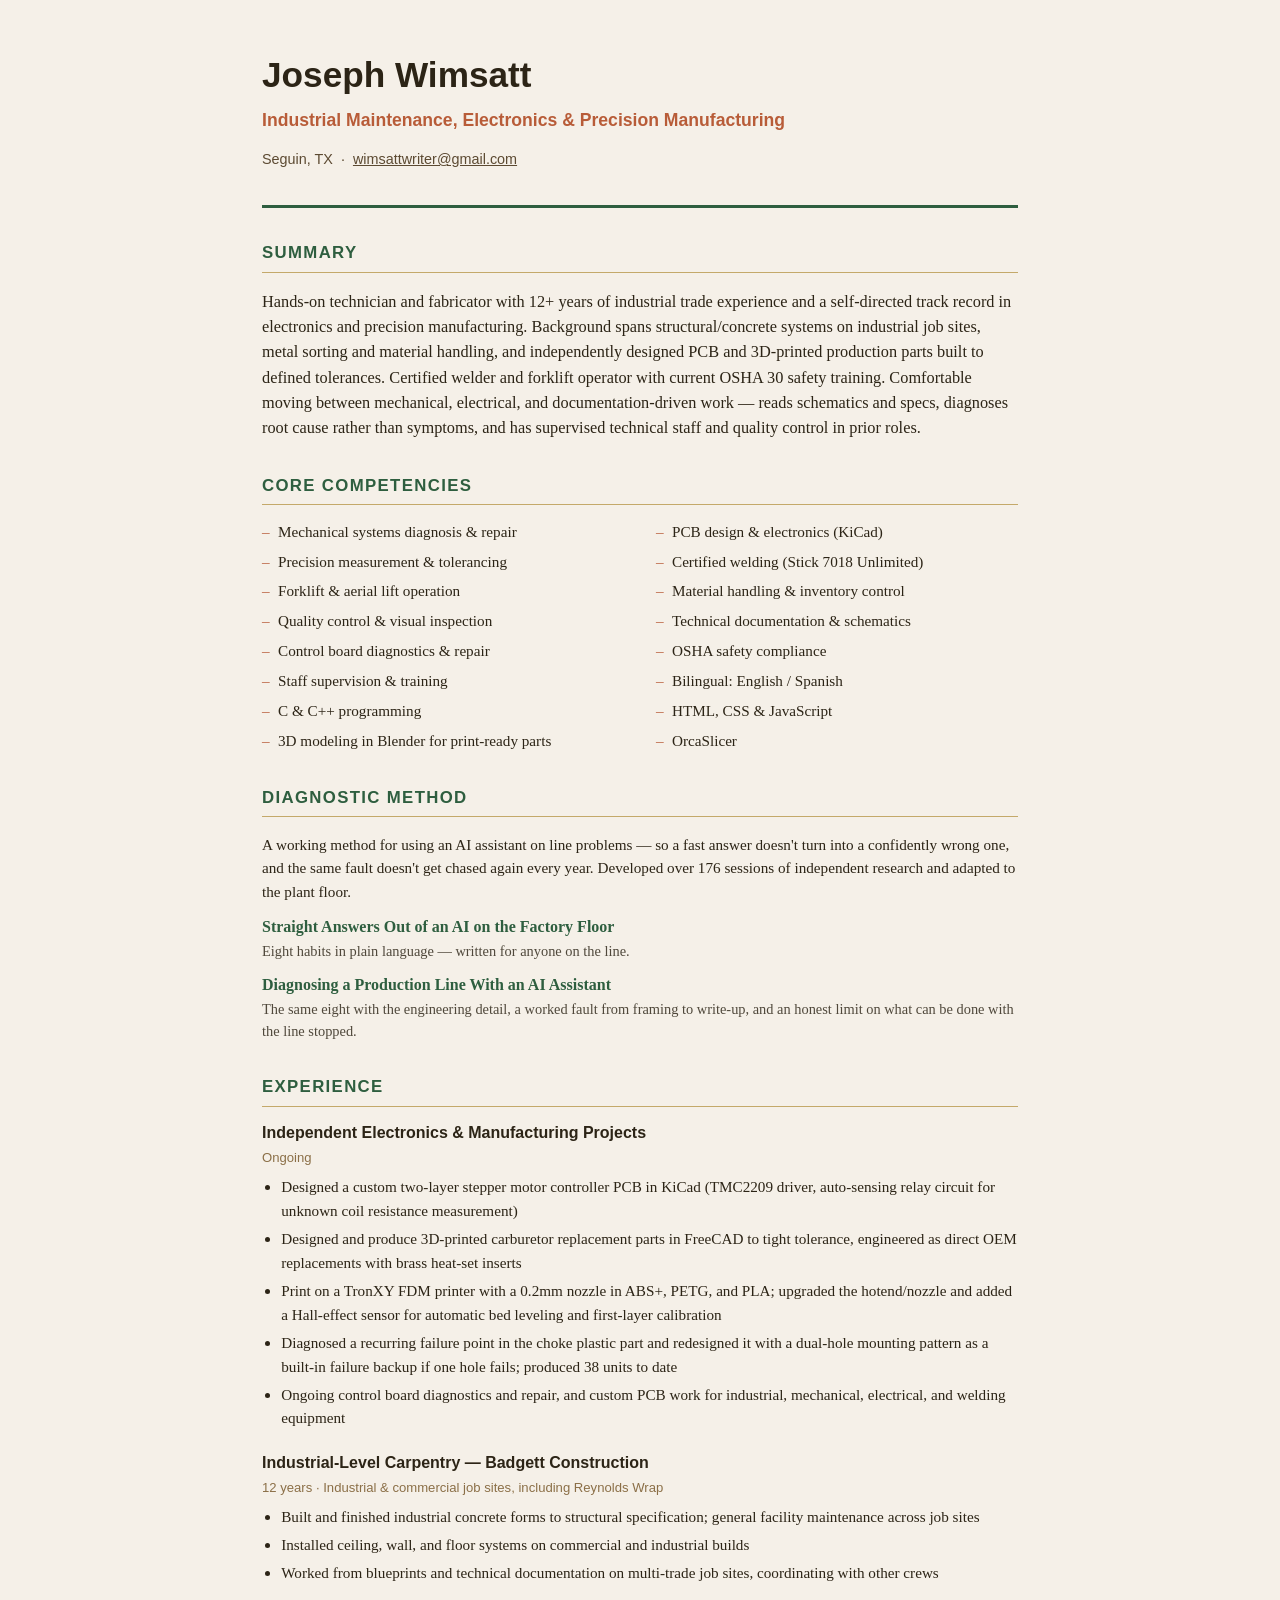
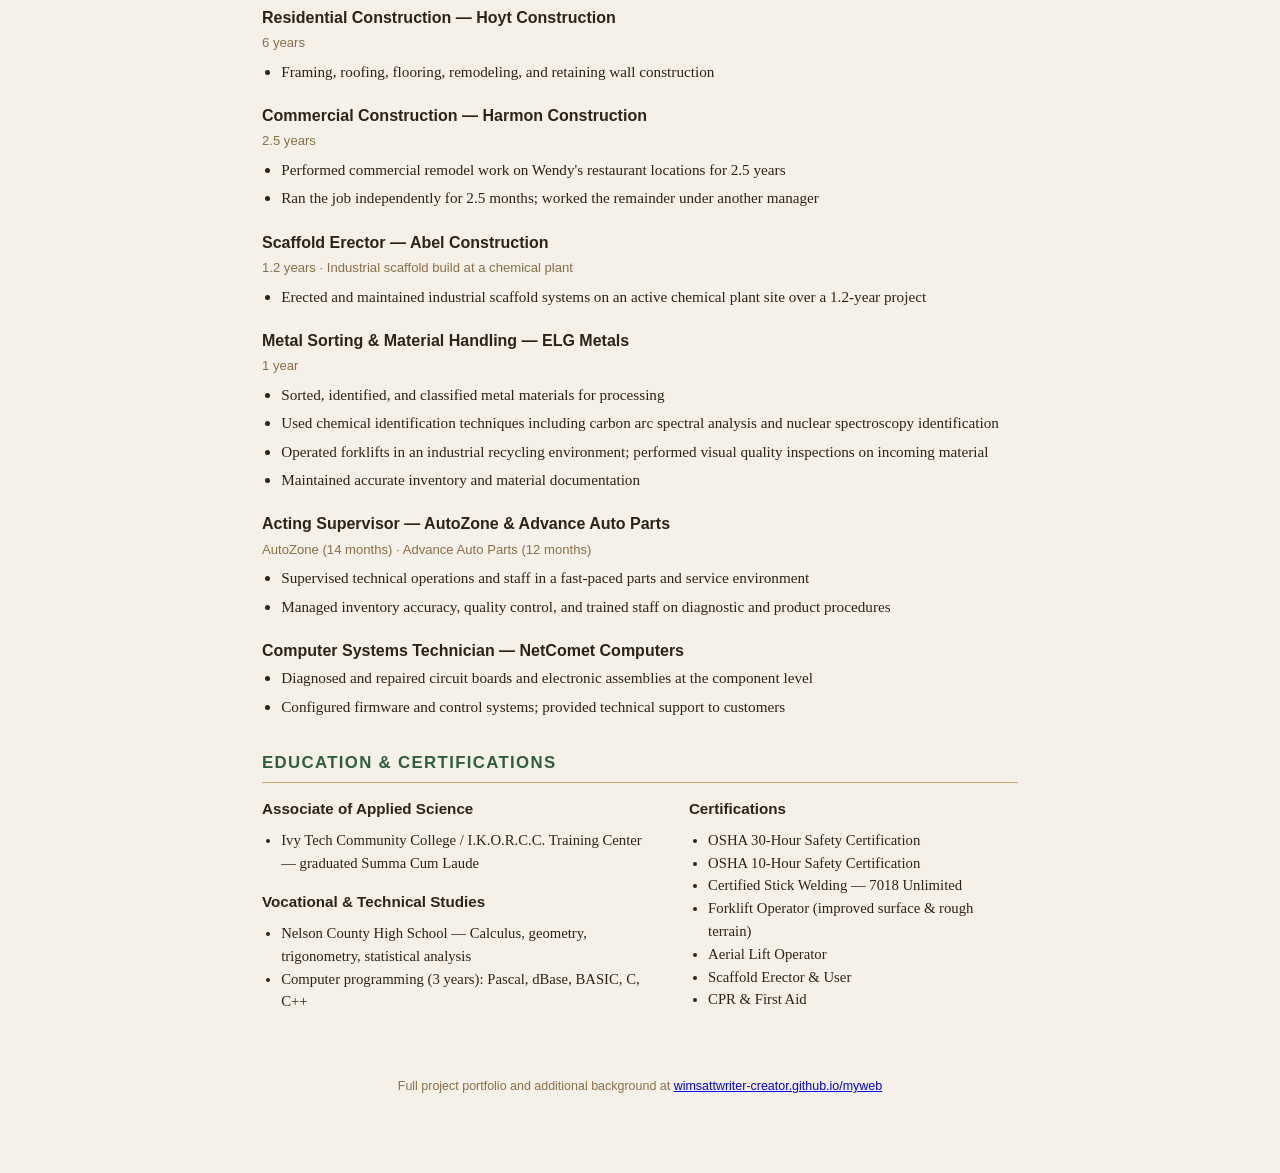
<file: resume-tesla.html>
<!DOCTYPE html>
<html lang="en">
<head>
  <meta charset="UTF-8">
  <meta name="viewport" content="width=device-width, initial-scale=1.0">
  <meta name="description" content="Joseph Wimsatt — Production Engineer resume. Industrial maintenance, electronics/PCB design, precision manufacturing, and 12+ years of hands-on fabrication.">
  <title>Joseph Wimsatt — Production Engineer Resume</title>
  <style>
    :root {
      --earth-dark: #2C2416;
      --earth-brown: #5C4A32;
      --earth-warm: #8B6F47;
      --earth-tan: #C4A96A;
      --earth-sand: #E8DCC8;
      --earth-light: #F5F0E8;
      --green-deep: #2E5E3F;
      --green-hill: #3D7A52;
      --rust: #B85C38;
      --font-body: Georgia, 'Times New Roman', serif;
      --font-heading: 'Helvetica Neue', Arial, sans-serif;
    }
    * { box-sizing: border-box; }
    body {
      margin: 0;
      background: var(--earth-light);
      color: var(--earth-dark);
      font-family: var(--font-body);
      line-height: 1.55;
    }
    .page {
      max-width: 820px;
      margin: 0 auto;
      padding: 3rem 2rem 4rem;
    }
    header.resume-header {
      border-bottom: 3px solid var(--green-deep);
      padding-bottom: 1.25rem;
      margin-bottom: 2rem;
    }
    header.resume-header h1 {
      font-family: var(--font-heading);
      font-size: 2.2rem;
      margin: 0 0 0.25rem;
      color: var(--earth-dark);
    }
    .role-title {
      font-family: var(--font-heading);
      font-size: 1.1rem;
      color: var(--rust);
      font-weight: 600;
      margin: 0 0 0.75rem;
    }
    .contact-line {
      font-family: var(--font-heading);
      font-size: 0.9rem;
      color: var(--earth-brown);
    }
    .contact-line a { color: var(--earth-brown); }
    section { margin-bottom: 2rem; }
    h2 {
      font-family: var(--font-heading);
      font-size: 1.05rem;
      text-transform: uppercase;
      letter-spacing: 0.08em;
      color: var(--green-deep);
      border-bottom: 1px solid var(--earth-tan);
      padding-bottom: 0.35rem;
      margin-bottom: 0.9rem;
    }
    .summary { font-size: 1.02rem; }
    .competency-grid {
      display: grid;
      grid-template-columns: 1fr 1fr;
      gap: 0.4rem 2rem;
      padding: 0;
      margin: 0;
      list-style: none;
    }
    .competency-grid li {
      font-size: 0.95rem;
      padding-left: 1rem;
      position: relative;
    }
    .competency-grid li::before {
      content: "\2013";
      position: absolute;
      left: 0;
      color: var(--rust);
    }
    .method-intro { font-size: 0.95rem; margin-bottom: 0.75rem; }
    .method-links { list-style: none; padding: 0; margin: 0; }
    .method-links li { margin-bottom: 0.65rem; }
    .method-links a { font-weight: 600; text-decoration: none; color: var(--green-deep); }
    .method-links a:hover { text-decoration: underline; }
    .method-links .what { display: block; font-size: 0.9rem; opacity: 0.82; }
    @media print {
      .method-links a::after { content: " (" attr(data-url) ")"; font-weight: 400;
        font-size: 0.82rem; opacity: 0.75; }
    }
    .job { margin-bottom: 1.3rem; }
    .job h3 {
      font-family: var(--font-heading);
      font-size: 1rem;
      margin: 0 0 0.15rem;
      color: var(--earth-dark);
    }
    .job .meta {
      font-family: var(--font-heading);
      font-size: 0.82rem;
      color: var(--earth-warm);
      margin-bottom: 0.4rem;
    }
    .job ul {
      margin: 0;
      padding-left: 1.2rem;
    }
    .job li { margin-bottom: 0.3rem; font-size: 0.95rem; }
    .edu-cert-grid {
      display: grid;
      grid-template-columns: 1.2fr 1fr;
      gap: 2rem;
    }
    .edu-cert-grid h3 {
      font-family: var(--font-heading);
      font-size: 0.95rem;
      margin: 0 0 0.5rem;
    }
    .edu-cert-grid ul {
      margin: 0 0 1rem;
      padding-left: 1.2rem;
      font-size: 0.92rem;
    }
    .projects-grid {
      display: grid;
      grid-template-columns: 1fr 1fr;
      gap: 1.2rem;
    }
    .project-item {
      background: white;
      border-left: 4px solid var(--green-hill);
      padding: 0.9rem 1rem;
      border-radius: 0 4px 4px 0;
      box-shadow: 0 1px 4px rgba(44, 36, 22, 0.08);
    }
    .project-item h3 {
      font-family: var(--font-heading);
      font-size: 0.95rem;
      margin: 0 0 0.35rem;
    }
    .project-item p { font-size: 0.9rem; margin: 0; }
    .print-note {
      text-align: center;
      font-family: var(--font-heading);
      font-size: 0.78rem;
      color: var(--earth-warm);
      margin-top: 3rem;
    }
    @media print {
      .print-note { display: none; }
      body { background: white; }
    }
    @media (max-width: 640px) {
      .competency-grid, .edu-cert-grid, .projects-grid {
        grid-template-columns: 1fr;
      }
    }
  </style>
</head>
<body>
  <div class="page">

    <header class="resume-header">
      <h1>Joseph Wimsatt</h1>
      <p class="role-title">Industrial Maintenance, Electronics &amp; Precision Manufacturing</p>
      <p class="contact-line">
        Seguin, TX &nbsp;&middot;&nbsp;
        <a href="mailto:wimsattwriter@gmail.com">wimsattwriter@gmail.com</a>
      </p>
    </header>

    <section>
      <h2>Summary</h2>
      <p class="summary">Hands-on technician and fabricator with 12+ years of industrial trade experience and a self-directed track record in electronics and precision manufacturing. Background spans structural/concrete systems on industrial job sites, metal sorting and material handling, and independently designed PCB and 3D-printed production parts built to defined tolerances. Certified welder and forklift operator with current OSHA 30 safety training. Comfortable moving between mechanical, electrical, and documentation-driven work &mdash; reads schematics and specs, diagnoses root cause rather than symptoms, and has supervised technical staff and quality control in prior roles.</p>
    </section>

    <section>
      <h2>Core Competencies</h2>
      <ul class="competency-grid">
        <li>Mechanical systems diagnosis &amp; repair</li>
        <li>PCB design &amp; electronics (KiCad)</li>
        <li>Precision measurement &amp; tolerancing</li>
        <li>Certified welding (Stick 7018 Unlimited)</li>
        <li>Forklift &amp; aerial lift operation</li>
        <li>Material handling &amp; inventory control</li>
        <li>Quality control &amp; visual inspection</li>
        <li>Technical documentation &amp; schematics</li>
        <li>Control board diagnostics &amp; repair</li>
        <li>OSHA safety compliance</li>
        <li>Staff supervision &amp; training</li>
        <li>Bilingual: English / Spanish</li>
        <li>C &amp; C++ programming</li>
        <li>HTML, CSS &amp; JavaScript</li>
        <li>3D modeling in Blender for print-ready parts</li>
        <li>OrcaSlicer</li>
      </ul>
    </section>

    <section>
      <h2>Diagnostic Method</h2>
      <p class="method-intro">A working method for using an AI assistant on line
      problems &mdash; so a fast answer doesn't turn into a confidently wrong one,
      and the same fault doesn't get chased again every year. Developed over 176
      sessions of independent research and adapted to the plant floor.</p>
      <ul class="method-links">
        <li>
          <a href="presentations/METHODOLOGY_DECK_PLAIN.html" target="_blank"
             rel="noopener" data-url="wimsattwriter-creator.github.io/myweb/presentations/METHODOLOGY_DECK_PLAIN.html">Straight
             Answers Out of an AI on the Factory Floor</a>
          <span class="what">Eight habits in plain language &mdash; written for
          anyone on the line.</span>
        </li>
        <li>
          <a href="presentations/METHODOLOGY_DECK_DIAGNOSTICS.html" target="_blank"
             rel="noopener" data-url="wimsattwriter-creator.github.io/myweb/presentations/METHODOLOGY_DECK_DIAGNOSTICS.html">Diagnosing
             a Production Line With an AI Assistant</a>
          <span class="what">The same eight with the engineering detail, a worked
          fault from framing to write-up, and an honest limit on what can be done
          with the line stopped.</span>
        </li>
      </ul>
    </section>

    <section>
      <h2>Experience</h2>

      <div class="job">
        <h3>Independent Electronics &amp; Manufacturing Projects</h3>
        <div class="meta">Ongoing</div>
        <ul>
          <li>Designed a custom two-layer stepper motor controller PCB in KiCad (TMC2209 driver, auto-sensing relay circuit for unknown coil resistance measurement)</li>
          <li>Designed and produce 3D-printed carburetor replacement parts in FreeCAD to tight tolerance, engineered as direct OEM replacements with brass heat-set inserts</li>
          <li>Print on a TronXY FDM printer with a 0.2mm nozzle in ABS+, PETG, and PLA; upgraded the hotend/nozzle and added a Hall-effect sensor for automatic bed leveling and first-layer calibration</li>
          <li>Diagnosed a recurring failure point in the choke plastic part and redesigned it with a dual-hole mounting pattern as a built-in failure backup if one hole fails; produced 38 units to date</li>
          <li>Ongoing control board diagnostics and repair, and custom PCB work for industrial, mechanical, electrical, and welding equipment</li>
        </ul>
      </div>

      <div class="job">
        <h3>Industrial-Level Carpentry &mdash; Badgett Construction</h3>
        <div class="meta">12 years &middot; Industrial &amp; commercial job sites, including Reynolds Wrap</div>
        <ul>
          <li>Built and finished industrial concrete forms to structural specification; general facility maintenance across job sites</li>
          <li>Installed ceiling, wall, and floor systems on commercial and industrial builds</li>
          <li>Worked from blueprints and technical documentation on multi-trade job sites, coordinating with other crews</li>
        </ul>
      </div>

      <div class="job">
        <h3>Residential Construction &mdash; Hoyt Construction</h3>
        <div class="meta">6 years</div>
        <ul>
          <li>Framing, roofing, flooring, remodeling, and retaining wall construction</li>
        </ul>
      </div>

      <div class="job">
        <h3>Commercial Construction &mdash; Harmon Construction</h3>
        <div class="meta">2.5 years</div>
        <ul>
          <li>Performed commercial remodel work on Wendy's restaurant locations for 2.5 years</li>
          <li>Ran the job independently for 2.5 months; worked the remainder under another manager</li>
        </ul>
      </div>

      <div class="job">
        <h3>Scaffold Erector &mdash; Abel Construction</h3>
        <div class="meta">1.2 years &middot; Industrial scaffold build at a chemical plant</div>
        <ul>
          <li>Erected and maintained industrial scaffold systems on an active chemical plant site over a 1.2-year project</li>
        </ul>
      </div>

      <div class="job">
        <h3>Metal Sorting &amp; Material Handling &mdash; ELG Metals</h3>
        <div class="meta">1 year</div>
        <ul>
          <li>Sorted, identified, and classified metal materials for processing</li>
          <li>Used chemical identification techniques including carbon arc spectral analysis and nuclear spectroscopy identification</li>
          <li>Operated forklifts in an industrial recycling environment; performed visual quality inspections on incoming material</li>
          <li>Maintained accurate inventory and material documentation</li>
        </ul>
      </div>

      <div class="job">
        <h3>Acting Supervisor &mdash; AutoZone &amp; Advance Auto Parts</h3>
        <div class="meta">AutoZone (14 months) &middot; Advance Auto Parts (12 months)</div>
        <ul>
          <li>Supervised technical operations and staff in a fast-paced parts and service environment</li>
          <li>Managed inventory accuracy, quality control, and trained staff on diagnostic and product procedures</li>
        </ul>
      </div>

      <div class="job">
        <h3>Computer Systems Technician &mdash; NetComet Computers</h3>
        <ul>
          <li>Diagnosed and repaired circuit boards and electronic assemblies at the component level</li>
          <li>Configured firmware and control systems; provided technical support to customers</li>
        </ul>
      </div>
    </section>

    <section>
      <h2>Education &amp; Certifications</h2>
      <div class="edu-cert-grid">
        <div>
          <h3>Associate of Applied Science</h3>
          <ul>
            <li>Ivy Tech Community College / I.K.O.R.C.C. Training Center &mdash; graduated Summa Cum Laude</li>
          </ul>
          <h3>Vocational &amp; Technical Studies</h3>
          <ul>
            <li>Nelson County High School &mdash; Calculus, geometry, trigonometry, statistical analysis</li>
            <li>Computer programming (3 years): Pascal, dBase, BASIC, C, C++</li>
          </ul>
        </div>
        <div>
          <h3>Certifications</h3>
          <ul>
            <li>OSHA 30-Hour Safety Certification</li>
            <li>OSHA 10-Hour Safety Certification</li>
            <li>Certified Stick Welding &mdash; 7018 Unlimited</li>
            <li>Forklift Operator (improved surface &amp; rough terrain)</li>
            <li>Aerial Lift Operator</li>
            <li>Scaffold Erector &amp; User</li>
            <li>CPR &amp; First Aid</li>
          </ul>
        </div>
      </div>
    </section>

    <p class="print-note">Full project portfolio and additional background at <a href="https://wimsattwriter-creator.github.io/myweb/">wimsattwriter-creator.github.io/myweb</a></p>

  </div>
</body>
</html>
</file>
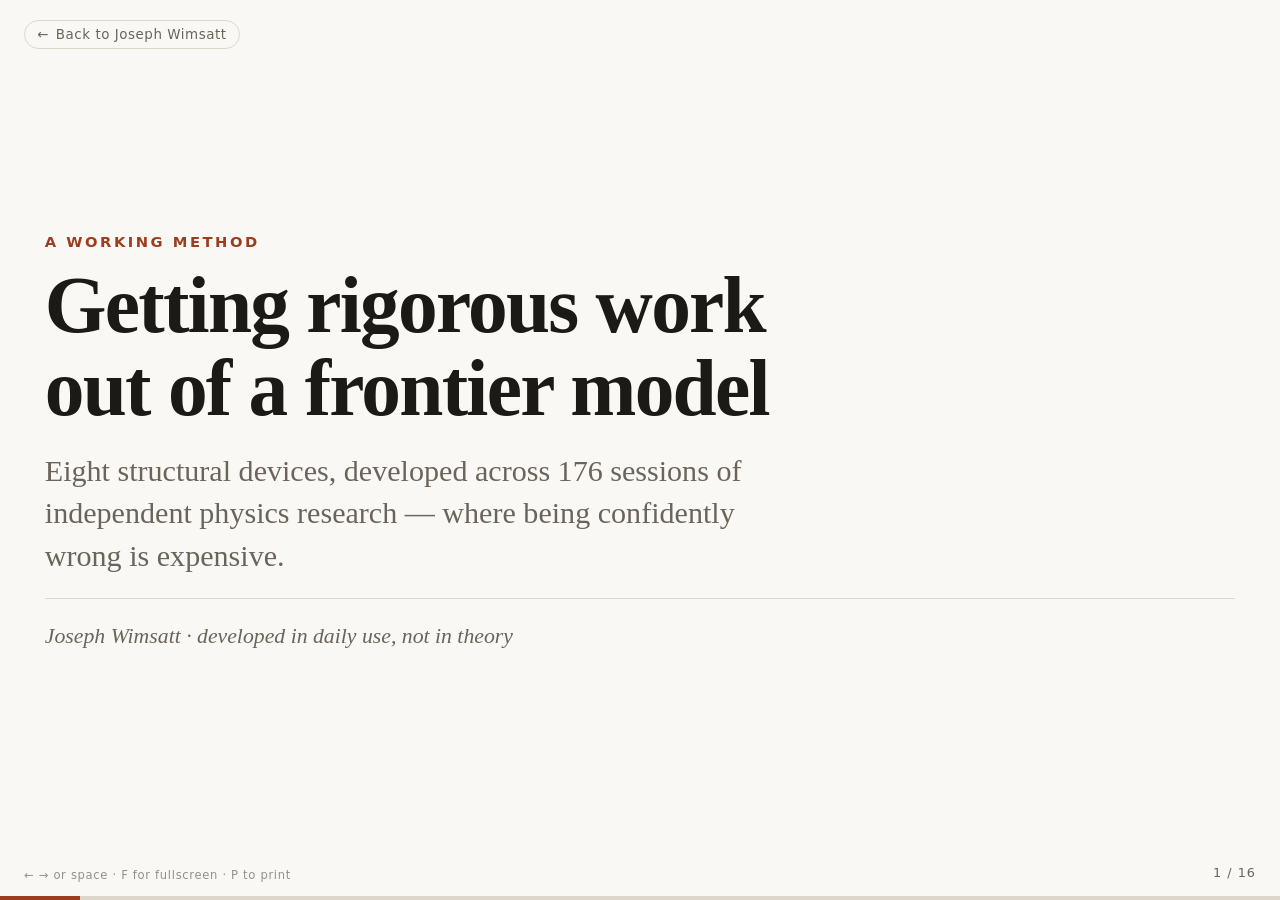
<file: presentations/METHODOLOGY_DECK.html>
<!DOCTYPE html>
<html lang="en">
<head>
<meta charset="utf-8">
<meta name="viewport" content="width=device-width, initial-scale=1">
<title>Getting Rigorous Work Out of a Frontier Model — J. Wimsatt</title>
<style>
  :root{
    --paper:#faf8f4; --ink:#1c1a17; --muted:#6b645b; --rule:#ddd6cb;
    --accent:#9c3d1f; --accent2:#1f5673; --code:#f0ece4;
  }
  @media (prefers-color-scheme: dark){
    :root{ --paper:#16181b; --ink:#eceae6; --muted:#9aa0a6; --rule:#33383d;
           --accent:#e08a5f; --accent2:#7fb3d3; --code:#1e2126; }
  }
  *{box-sizing:border-box}
  html,body{margin:0;padding:0;min-height:100%;-webkit-text-size-adjust:100%}
  body{-webkit-tap-highlight-color:transparent}
  body{
    background:var(--paper); color:var(--ink);
    font:400 18px/1.5 "Iowan Old Style","Palatino Linotype",Palatino,Georgia,serif;
    -webkit-font-smoothing:antialiased;
  }
  .deck{min-height:100vh;min-height:100dvh;display:flex;justify-content:center;
    padding:3vh 3.5vw;overflow-y:auto;-webkit-overflow-scrolling:touch}
  .slide{display:none;width:100%;max-width:1680px}
  .slide.on{display:block;margin:auto;animation:in .28s ease}
  @keyframes in{from{opacity:0;transform:translateY(8px)}to{opacity:1;transform:none}}

  .eyebrow{font:600 clamp(12px,1.15vw,17px)/1 ui-sans-serif,system-ui,sans-serif;
    letter-spacing:.17em;text-transform:uppercase;color:var(--accent);margin:0 0 clamp(14px,1.6vh,26px)}
  h1{font-size:clamp(40px,6.2vw,92px);line-height:1.05;margin:0 0 clamp(16px,2.2vh,32px);
    letter-spacing:-.022em;font-weight:600;max-width:min(20ch,100%)}
  h2{font-size:clamp(32px,4.8vw,70px);line-height:1.1;margin:0 0 clamp(16px,2.2vh,30px);
    letter-spacing:-.018em;font-weight:600;max-width:min(22ch,100%)}
  .sub{font-size:clamp(19px,2.35vw,34px);color:var(--muted);margin:0 0 12px;
    line-height:1.4;max-width:min(48ch,100%)}
  p{font-size:clamp(18px,2.1vw,30px);margin:0 0 clamp(12px,1.5vh,22px);
    max-width:min(58ch,100%);line-height:1.45}
  .lead{font-size:clamp(22px,2.85vw,40px);line-height:1.32;max-width:min(46ch,100%)}
  strong{font-weight:600}
  em.k{font-style:normal;color:var(--accent);font-weight:600}
  .big{font-size:clamp(26px,3.7vw,52px);line-height:1.22;font-weight:600;
    letter-spacing:-.014em;max-width:min(26ch,100%);margin:0 0 clamp(12px,1.5vh,22px)}

  ul{margin:0 0 clamp(12px,1.5vh,22px);padding-left:0;list-style:none;max-width:min(60ch,100%)}
  li{position:relative;padding-left:clamp(22px,1.5vw,34px);margin-bottom:clamp(9px,1.2vh,18px);
    font-size:clamp(18px,2.05vw,29px);line-height:1.4}
  li:before{content:"";position:absolute;left:2px;top:.6em;width:clamp(7px,.55vw,11px);
    height:clamp(7px,.55vw,11px);border-radius:50%;background:var(--accent)}
  ol{margin:0 0 clamp(12px,1.5vh,22px);padding-left:clamp(24px,1.8vw,40px);max-width:min(60ch,100%)}
  ol li{padding-left:6px}
  ol li:before{display:none}

  pre{background:var(--code);border-left:4px solid var(--accent2);border-radius:0 7px 7px 0;
    padding:clamp(14px,1.6vw,26px) clamp(16px,1.8vw,30px);overflow:auto;
    margin:0 0 clamp(14px,1.7vh,24px);
    font:400 clamp(13px,1.55vw,23px)/1.6 ui-monospace,"SF Mono",Menlo,Consolas,monospace;
    color:var(--ink)}
  code{font:400 .92em/1 ui-monospace,"SF Mono",Menlo,Consolas,monospace;
    background:var(--code);padding:1px 6px;border-radius:3px}

  .two{display:grid;grid-template-columns:1fr 1fr;gap:clamp(18px,2vw,38px);
    max-width:min(112ch,100%)}
  @media(max-width:820px){.two{grid-template-columns:1fr}}
  .card{border:1px solid var(--rule);border-radius:9px;padding:clamp(16px,1.7vw,28px) clamp(18px,1.9vw,32px)}
  .card h3{margin:0 0 clamp(8px,1vh,14px);font:600 clamp(12px,1.1vw,17px)/1 ui-sans-serif,system-ui,sans-serif;
    letter-spacing:.14em;text-transform:uppercase;color:var(--accent2)}
  .card p{font-size:clamp(17px,1.9vw,26px);margin:0;max-width:100%}
  .card.bad h3{color:var(--muted)}

  .rule{height:1px;background:var(--rule);margin:clamp(18px,2.4vh,36px) 0;border:0}
  .note{font-size:clamp(15px,1.7vw,23px);color:var(--muted);max-width:min(58ch,100%);
    font-style:italic;line-height:1.42}

  table{border-collapse:collapse;width:100%;max-width:min(84ch,100%);
    margin:0 0 clamp(12px,1.5vh,22px)}
  td,th{border-bottom:1px solid var(--rule);padding:clamp(8px,1vh,15px) clamp(10px,1.1vw,20px) clamp(8px,1vh,15px) 0;
    text-align:left;font-size:clamp(16px,1.85vw,26px);vertical-align:top;line-height:1.38}
  th{font:600 clamp(11px,1.05vw,16px)/1 ui-sans-serif,system-ui,sans-serif;letter-spacing:.11em;
    text-transform:uppercase;color:var(--muted)}

  .back{position:fixed;left:24px;top:20px;z-index:10;
    font:500 clamp(12px,1.05vw,16px)/1 ui-sans-serif,system-ui,sans-serif;
    letter-spacing:.04em;color:var(--muted);text-decoration:none;
    padding:7px 12px;border:1px solid var(--rule);border-radius:999px;
    background:var(--paper);transition:color .15s,border-color .15s}
  .back:hover{color:var(--accent);border-color:var(--accent)}
  .back span{margin-right:7px}
  @media(max-width:640px){.back{left:12px;top:12px;padding:6px 10px}}
  .tscroll{max-width:min(84ch,100%);overflow-x:auto;-webkit-overflow-scrolling:touch;
    margin:0 0 clamp(12px,1.5vh,22px)}
  .tscroll,pre{background-image:linear-gradient(to left,var(--paper),transparent 26px);
    background-repeat:no-repeat;background-position:right;background-size:26px 100%;
    background-attachment:local}
  .tscroll table{margin-bottom:0}
  .bar{position:fixed;left:0;right:0;bottom:0;height:4px;background:var(--rule)}
  .bar i{display:block;height:100%;background:var(--accent);transition:width .28s ease}
  .num{position:fixed;right:24px;bottom:20px;font:500 clamp(11px,1vw,15px)/1 ui-sans-serif,system-ui,sans-serif;
    color:var(--muted);letter-spacing:.08em}
  .hint{position:fixed;left:24px;bottom:18px;font:400 clamp(10px,.9vw,13px)/1 ui-sans-serif,system-ui,sans-serif;
    color:var(--muted);letter-spacing:.06em;opacity:.7}
  @media(max-width:640px){
    .deck{padding:56px 18px 30px}
    h1{font-size:31px;max-width:100%}
    h2{font-size:27px;max-width:100%}
    .lead{font-size:19px;max-width:100%}
    p,li{font-size:16.5px;max-width:100%}
    .big{font-size:21px;max-width:100%}
    .sub{font-size:17px;max-width:100%}
    .note{font-size:14px;max-width:100%}
    pre{font-size:11.5px;padding:12px 13px}
    .two{grid-template-columns:1fr;gap:14px}
    .card p{font-size:15.5px}
    .tscroll table{min-width:412px}
    td,th{font-size:14.5px;padding:7px 10px 7px 0}
    .rule{margin:14px 0}
    .hint{font-size:11px;left:50%;transform:translateX(-50%);text-align:center}
    .num{right:14px;bottom:16px}
  }
  @media print{
    .slide{display:block!important;page-break-after:always;padding:40px 0}
    .bar,.num,.hint,.back{display:none}
    .deck{height:auto;display:block}
  }
</style>
</head>
<body>
<a class="back" href="https://wimsattwriter-creator.github.io/myweb/index.html" target="_blank" rel="noopener"><span>&larr;</span>Back to Joseph Wimsatt</a>
<div class="deck" id="deck">
<section class="slide on">
<p class="eyebrow">A working method</p>
<h1>Getting rigorous work out of a frontier model</h1>
<p class="sub">Eight structural devices, developed across 176 sessions of
independent physics research &mdash; where being confidently wrong is expensive.</p>
<hr class="rule">
<p class="note">Joseph Wimsatt &middot; developed in daily use, not in theory</p>
</section>
<section class="slide">
<p class="eyebrow">What this is</p>
<h2>Not prompting tips.</h2>
<p class="lead">These are <strong>structural devices</strong> &mdash; small,
mechanical changes to how work is set up and reported, that change what actually
comes out.</p>
<p>Each was built in response to something real, kept because it measurably
worked, and refined until it stopped needing to be remembered.</p>
<p>They are model-agnostic and domain-agnostic. Nothing here depends on the
subject being physics.</p>
</section>
<section class="slide">
<p class="eyebrow">The one idea</p>
<h2>You cannot fix a blind spot by asking for more care.</h2>
<p class="lead">When a method is available and locally applicable, applying it
feels like <em class="k">reading off</em>, not <em class="k">deciding</em>.</p>
<p>No choice presents itself. So there is nothing to be careful about &mdash; and
an instruction to be careful lands on nothing.</p>
<hr class="rule">
<p class="big">The fix is never an instruction. It is making the omission visible
on the page.</p>
</section>
<section class="slide">
<p class="eyebrow">Device 1</p>
<h2>The framing block</h2>
<p>Required before any number that will be quoted, sent, or acted on:</p>
<pre>FRAMING
  question:  what is being asked, in words about the world
  quantity:  the thing that answers it, WITH UNITS
  NOT:       the adjacent quantity it could be confused
             with, and why this one instead
  cousin:    computed anyway, and reported alongside</pre>
<p><strong>The <code>NOT</code> line is mandatory.</strong> A framing with no
stated alternative has not been chosen &mdash; it has been defaulted into.</p>
</section>
<section class="slide">
<p class="eyebrow">Device 1, why it works</p>
<h2>Compute the cousin. Show both.</h2>
<p>A real case: ranking candidate targets for an observation.</p>
<div class="two">
  <div class="card"><h3>Ranked by brightness</h3>
  <p>The Sun wins easily &mdash; a predicted signal of <strong>121 Jy</strong>.</p></div>
  <div class="card"><h3>Ranked by contrast</h3>
  <p>The Sun is the <em class="k">worst</em> target. It drowns its own signal.
  A white dwarf wins by four orders of magnitude.</p></div>
</div>
<hr class="rule">
<p class="big">The two rankings disagreed. The disagreement was the finding.</p>
<p class="note">Cost: one extra calculation. It needs none of your domain
intuition &mdash; only a refusal to hide the fork.</p>
</section>
<section class="slide">
<p class="eyebrow">Device 2</p>
<h2>The provenance ledger</h2>
<p>Every numerical input listed and marked <strong>before</strong> the math runs:</p>
<div class="tscroll"><table>
  <tr><th>Mark</th><th>Meaning</th></tr>
  <tr><td><strong>CLEAN</strong></td><td>laboratory measurement, or a direct raw observable</td></tr>
  <tr><td><strong>PARTIAL</strong></td><td>quantify the error explicitly &mdash; never wave it through</td></tr>
  <tr><td><strong>CONTAMINATED</strong></td><td>replace it first, then compute</td></tr>
</table></div>
<p class="big">Trace first. Compute second.</p>
<p class="note">Borrowed numbers are not neutral placeholders. They carry the
assumptions of whatever produced them, and those assumptions travel silently.</p>
</section>
<section class="slide">
<p class="eyebrow">Device 3</p>
<h2>Audit both sides, or neither</h2>
<p class="lead">Every rigour tool is a machine for producing <strong>negative</strong>
verdicts. And they get pointed at <em class="k">your</em> numbers &mdash; because
yours are the numbers being computed.</p>
<p>So the output skews negative even when the tool is perfectly unbiased.
<strong>That is arithmetic, not paranoia.</strong></p>
<hr class="rule">
<ul>
  <li>Traced your input's provenance? <strong>Trace theirs.</strong></li>
  <li>Stated your honest limits? <strong>State theirs.</strong></li>
  <li>Called your assumption unverified? <strong>Say whether theirs is verified.</strong></li>
</ul>
</section>
<section class="slide">
<p class="eyebrow">Device 4</p>
<h2>Name the subject of every verdict</h2>
<div class="two">
  <div class="card bad"><h3>Ambiguous</h3>
  <p>&ldquo;The check fails hard.&rdquo;</p>
  <p style="margin-top:12px">Fails at <em>what</em>? Whose work just broke?
  Until the next paragraph, the worst reading is the live one.</p></div>
  <div class="card"><h3>Resolved</h3>
  <p>&ldquo;<strong>X</strong> fails to reproduce <strong>Y</strong>, off by
  <strong>Z</strong>.&rdquo;</p>
  <p style="margin-top:12px">Good news and bad news together? Two sentences,
  two subjects. Never joined by a dash.</p></div>
</div>
<hr class="rule">
<p class="note"><strong>The test:</strong> read the sentence alone, out of
context. Can it be misread as bad news about the wrong thing?</p>
</section>
<section class="slide">
<p class="eyebrow">Device 5</p>
<h2>The math closes. The model doesn't.</h2>
<div class="two">
  <div class="card"><h3>Closes by arithmetic</h3>
  <p>A completed derivation. An identity that holds. An unambiguous number.
  Independent routes agreeing.</p>
  <p style="margin-top:12px"><strong>The model reports these plainly.</strong></p></div>
  <div class="card bad"><h3>Closes by judgement</h3>
  <p>&ldquo;Dead.&rdquo; &ldquo;Excluded.&rdquo; &ldquo;Impossible.&rdquo;</p>
  <p style="margin-top:12px"><strong>Yours alone.</strong> The model presents the
  adverse number, lists what it did not check, and stops.</p></div>
</div>
<hr class="rule">
<p class="big">Could the closure be wrong if a route nobody thought of exists?</p>
</section>
<section class="slide">
<p class="eyebrow">Device 6</p>
<h2>The NOT-stack</h2>
<p>A permanent, append-only ledger of every route ruled out &mdash; with two
mandatory columns:</p>
<ul>
  <li><strong>MARGIN.</strong> &ldquo;Short by 3&times;&rdquo; and &ldquo;short by
  10<sup>12</sup>&times;&rdquo; are different information, and lead to different
  next moves.</li>
  <li><strong>REOPENING CONDITION.</strong> The input that, if wrong, brings it back.</li>
</ul>
<p class="big">A &ldquo;no&rdquo; without a margin is thrown-away information.</p>
<p>Never delete a row &mdash; supersede in place. <strong>Failed runs live here
too.</strong></p>
</section>
<section class="slide">
<p class="eyebrow">Device 7</p>
<h2>Index by the question</h2>
<p>A changelog records <em class="k">what happened</em>, in order. A search engine
finds <em class="k">text</em>.</p>
<p class="lead"><strong>Neither one answers a question</strong> &mdash; and a
question is the form a lookup actually takes.</p>
<pre>Q: What sets the value of X?
A: X = 3.4, derived from first principles. No free parameters.
S: CLOSED
P: where the derivation lives</pre>
<p class="note">A library needs a catalog, not just a diary.</p>
</section>
<section class="slide">
<p class="eyebrow">Device 8</p>
<h2>Make it mechanical</h2>
<p class="lead">Anything depending on the model <em class="k">noticing</em> it
should check will fail the same way again &mdash; noticing is the thing that
doesn't happen.</p>
<hr class="rule">
<p><strong>Attach the check to an action it definitely takes.</strong> A hook that
refuses to create a new analysis script unless its header records what was looked
up first.</p>
<pre>PRIOR ART: searched "&lt;question&gt;" -&gt; nothing on record.
           New ground.</pre>
<p class="big">A rule asks. A blank shows it is empty.</p>
</section>
<section class="slide">
<p class="eyebrow">How they compose</p>
<h2>The loop</h2>
<ol>
  <li><strong>Log first</strong> &mdash; your words go down before anything else.</li>
  <li><strong>Look up</strong> &mdash; query the record before deriving.</li>
  <li><strong>Frame</strong> &mdash; question &middot; quantity &middot; NOT &middot; cousin.</li>
  <li><strong>Ledger</strong> &mdash; trace every input, replace what's dirty.</li>
  <li><strong>Compute both</strong> &mdash; the quantity and its cousin.</li>
  <li><strong>Report</strong> &mdash; framing first, then the number, subjects named.</li>
  <li><strong>Record</strong> &mdash; margin and reopening condition.</li>
  <li><strong>Update the board</strong> &mdash; if it's listed, it's open.</li>
</ol>
</section>
<section class="slide">
<p class="eyebrow">What it costs, what it buys</p>
<h2>The trade</h2>
<div class="two">
  <div class="card"><h3>Cost</h3>
  <p>One extra calculation per result.<br>A few header lines per script.<br>
  One indexed line per finding.</p></div>
  <div class="card"><h3>Return &mdash; one recent day</h3>
  <p>A derived coupling with <strong>every input traced to a laboratory
  measurement</strong>.</p>
  <p style="margin-top:12px">A method validated against a lab lifetime to
  <strong>0.4%</strong>.</p>
  <p style="margin-top:12px"><strong>Five of the model's own claims caught and
  struck</strong> before they left the session.</p></div>
</div>
<p class="note">That last line is the point. The method is not there to make the
model agreeable &mdash; it is there to make its mistakes surface early and cheaply.</p>
</section>
<section class="slide">
<p class="eyebrow">If you adopt three things</p>
<h2>Start here</h2>
<ol>
  <li><strong>The NOT line.</strong> One line, before any number that will be
  quoted. Name the quantity you did <em>not</em> compute, and why.</li>
  <li><strong>Margin and reopening condition on every &ldquo;no.&rdquo;</strong>
  Turns dead ends into navigation instead of discarded work.</li>
  <li><strong>Index by the question, and require a lookup before a derivation.</strong></li>
</ol>
<hr class="rule">
<p>The other five can follow whenever you want them. <strong>These three change
the output on day one.</strong></p>
</section>
<section class="slide">
<p class="eyebrow">The principle</p>
<h2>Keep the two kinds of work from blurring.</h2>
<p class="lead">A frontier model is genuinely excellent at arithmetic and
retrieval &mdash; and most confident exactly where a choice got made without
anyone noticing it was a choice.</p>
<hr class="rule">
<p class="big">Your judgement and its arithmetic are different jobs. The method's
only purpose is to keep them separable.</p>
</section>
</div>
<div class="bar"><i id="bar"></i></div>
<div class="num" id="num"></div>
<div class="hint" id="hint">&larr; &rarr; or space &middot; F for fullscreen &middot; P to print</div>
<script>
  const s=[...document.querySelectorAll('.slide')];let i=0;
  const bar=document.getElementById('bar'),num=document.getElementById('num');
  function go(n){
    i=Math.max(0,Math.min(s.length-1,n));
    s.forEach((el,k)=>el.classList.toggle('on',k===i));
    bar.style.width=((i+1)/s.length*100)+'%';
    num.textContent=(i+1)+' / '+s.length;
    location.hash=i+1;
  }
  document.addEventListener('keydown',e=>{
    if(['ArrowRight','ArrowDown',' ','PageDown'].includes(e.key)){e.preventDefault();go(i+1)}
    else if(['ArrowLeft','ArrowUp','PageUp'].includes(e.key)){e.preventDefault();go(i-1)}
    else if(e.key==='Home')go(0); else if(e.key==='End')go(s.length-1);
    else if(e.key.toLowerCase()==='f'){document.fullscreenElement?document.exitFullscreen():document.documentElement.requestFullscreen()}
    else if(e.key.toLowerCase()==='p'){window.print()}
  });
  const deck=document.getElementById('deck');
  const touch=window.matchMedia('(hover:none)').matches;
  deck.addEventListener('click',e=>{
    if(e.target.closest('a')) return;            // let links be links
    if(moved) return;                            // that was a swipe/scroll
    if(touch){ go(i+1); return; }                // no back-zone on touch
    go(e.clientX < window.innerWidth*0.28 ? i-1 : i+1);
  });
  let x0=null,y0=null,moved=false,lockSwipe=false;
  function inScroller(el){
    for(let n=el; n && n!==deck; n=n.parentElement){
      if(n.scrollWidth > n.clientWidth+1) return true;   // it scrolls sideways itself
    }
    return false;
  }
  deck.addEventListener('touchstart',e=>{
    const t=e.changedTouches[0]; x0=t.clientX; y0=t.clientY; moved=false;
    lockSwipe=inScroller(e.target);
  },{passive:true});
  deck.addEventListener('touchend',e=>{
    if(x0===null) return;
    const t=e.changedTouches[0], dx=t.clientX-x0, dy=t.clientY-y0;
    if(lockSwipe){ moved=true; }                 // they were scrolling content
    else if(Math.abs(dx)>45 && Math.abs(dx)>Math.abs(dy)*1.5){ moved=true; go(dx<0?i+1:i-1); }
    else if(Math.abs(dy)>14){ moved=true; }      // vertical = reading, not navigating
    x0=y0=null;
  },{passive:true});
  if(touch) document.getElementById('hint').textContent='swipe or tap to advance';
  go(location.hash? parseInt(location.hash.slice(1))-1 : 0);
</script>
</body>
</html>
</file>
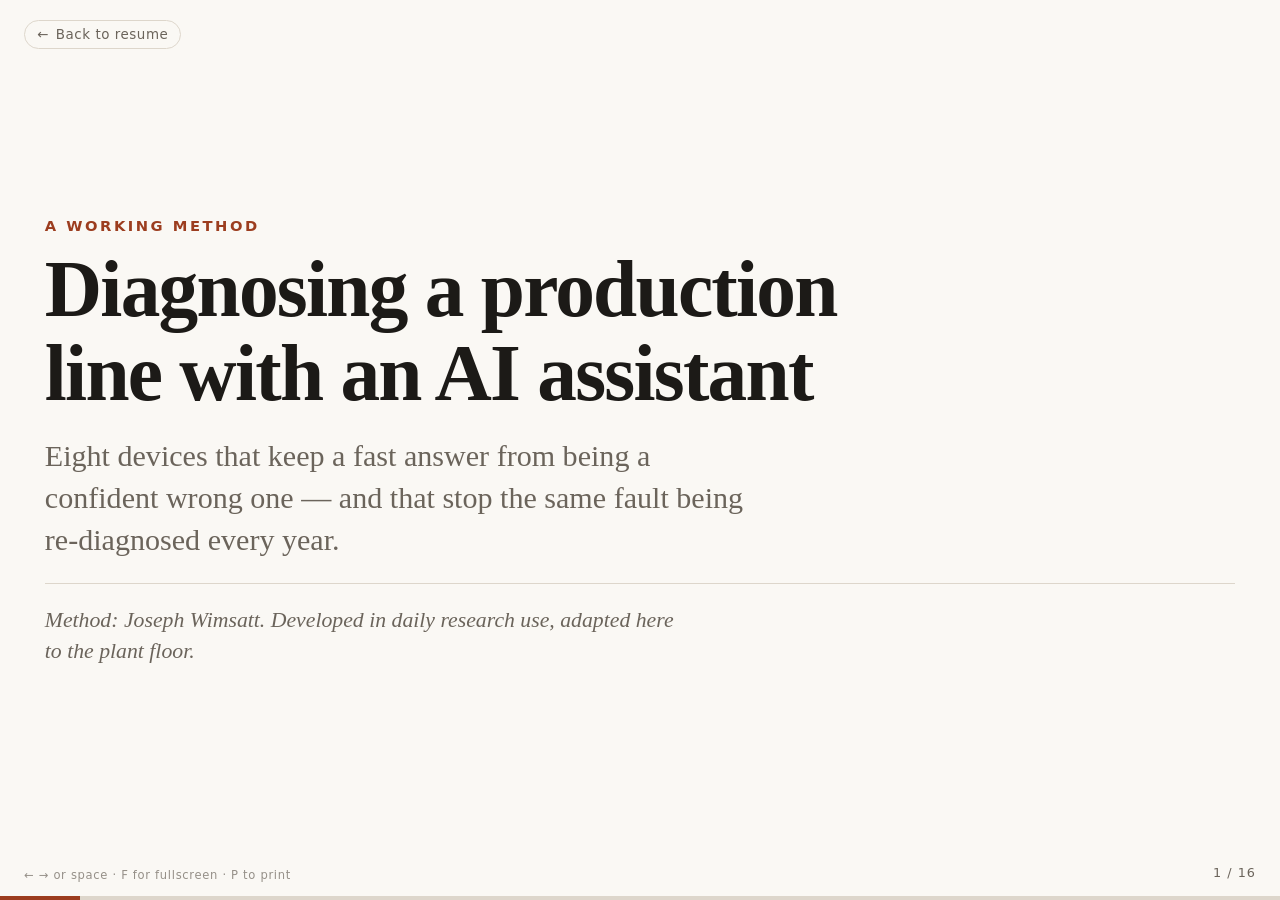
<file: presentations/METHODOLOGY_DECK_DIAGNOSTICS.html>
<!DOCTYPE html>
<html lang="en">
<head>
<meta charset="utf-8">
<meta name="viewport" content="width=device-width, initial-scale=1">
<title>Diagnosing a Production Line With an AI Assistant — J. Wimsatt</title>
<style>
  :root{
    --paper:#faf8f4; --ink:#1c1a17; --muted:#6b645b; --rule:#ddd6cb;
    --accent:#9c3d1f; --accent2:#1f5673; --code:#f0ece4;
  }
  @media (prefers-color-scheme: dark){
    :root{ --paper:#16181b; --ink:#eceae6; --muted:#9aa0a6; --rule:#33383d;
           --accent:#e08a5f; --accent2:#7fb3d3; --code:#1e2126; }
  }
  *{box-sizing:border-box}
  html,body{margin:0;padding:0;min-height:100%;-webkit-text-size-adjust:100%}
  body{-webkit-tap-highlight-color:transparent}
  body{
    background:var(--paper); color:var(--ink);
    font:400 18px/1.5 "Iowan Old Style","Palatino Linotype",Palatino,Georgia,serif;
    -webkit-font-smoothing:antialiased;
  }
  .deck{min-height:100vh;min-height:100dvh;display:flex;justify-content:center;
    padding:3vh 3.5vw;overflow-y:auto;-webkit-overflow-scrolling:touch}
  .slide{display:none;width:100%;max-width:1680px}
  .slide.on{display:block;margin:auto;animation:in .28s ease}
  @keyframes in{from{opacity:0;transform:translateY(8px)}to{opacity:1;transform:none}}

  .eyebrow{font:600 clamp(12px,1.15vw,17px)/1 ui-sans-serif,system-ui,sans-serif;
    letter-spacing:.17em;text-transform:uppercase;color:var(--accent);margin:0 0 clamp(14px,1.6vh,26px)}
  h1{font-size:clamp(40px,6.2vw,92px);line-height:1.05;margin:0 0 clamp(16px,2.2vh,32px);
    letter-spacing:-.022em;font-weight:600;max-width:min(20ch,100%)}
  h2{font-size:clamp(32px,4.8vw,70px);line-height:1.1;margin:0 0 clamp(16px,2.2vh,30px);
    letter-spacing:-.018em;font-weight:600;max-width:min(22ch,100%)}
  .sub{font-size:clamp(19px,2.35vw,34px);color:var(--muted);margin:0 0 12px;
    line-height:1.4;max-width:min(48ch,100%)}
  p{font-size:clamp(18px,2.1vw,30px);margin:0 0 clamp(12px,1.5vh,22px);
    max-width:min(58ch,100%);line-height:1.45}
  .lead{font-size:clamp(22px,2.85vw,40px);line-height:1.32;max-width:min(46ch,100%)}
  strong{font-weight:600}
  em.k{font-style:normal;color:var(--accent);font-weight:600}
  .big{font-size:clamp(26px,3.7vw,52px);line-height:1.22;font-weight:600;
    letter-spacing:-.014em;max-width:min(26ch,100%);margin:0 0 clamp(12px,1.5vh,22px)}

  ul{margin:0 0 clamp(12px,1.5vh,22px);padding-left:0;list-style:none;max-width:min(60ch,100%)}
  li{position:relative;padding-left:clamp(22px,1.5vw,34px);margin-bottom:clamp(9px,1.2vh,18px);
    font-size:clamp(18px,2.05vw,29px);line-height:1.4}
  li:before{content:"";position:absolute;left:2px;top:.6em;width:clamp(7px,.55vw,11px);
    height:clamp(7px,.55vw,11px);border-radius:50%;background:var(--accent)}
  ol{margin:0 0 clamp(12px,1.5vh,22px);padding-left:clamp(24px,1.8vw,40px);max-width:min(60ch,100%)}
  ol li{padding-left:6px}
  ol li:before{display:none}

  pre{background:var(--code);border-left:4px solid var(--accent2);border-radius:0 7px 7px 0;
    padding:clamp(14px,1.6vw,26px) clamp(16px,1.8vw,30px);overflow:auto;
    margin:0 0 clamp(14px,1.7vh,24px);
    font:400 clamp(13px,1.55vw,23px)/1.6 ui-monospace,"SF Mono",Menlo,Consolas,monospace;
    color:var(--ink)}
  code{font:400 .92em/1 ui-monospace,"SF Mono",Menlo,Consolas,monospace;
    background:var(--code);padding:1px 6px;border-radius:3px}

  .two{display:grid;grid-template-columns:1fr 1fr;gap:clamp(18px,2vw,38px);
    max-width:min(112ch,100%)}
  @media(max-width:820px){.two{grid-template-columns:1fr}}
  .card{border:1px solid var(--rule);border-radius:9px;padding:clamp(16px,1.7vw,28px) clamp(18px,1.9vw,32px)}
  .card h3{margin:0 0 clamp(8px,1vh,14px);font:600 clamp(12px,1.1vw,17px)/1 ui-sans-serif,system-ui,sans-serif;
    letter-spacing:.14em;text-transform:uppercase;color:var(--accent2)}
  .card p{font-size:clamp(17px,1.9vw,26px);margin:0;max-width:100%}
  .card.bad h3{color:var(--muted)}

  .rule{height:1px;background:var(--rule);margin:clamp(18px,2.4vh,36px) 0;border:0}
  .note{font-size:clamp(15px,1.7vw,23px);color:var(--muted);max-width:min(58ch,100%);
    font-style:italic;line-height:1.42}

  table{border-collapse:collapse;width:100%;max-width:min(84ch,100%);
    margin:0 0 clamp(12px,1.5vh,22px)}
  td,th{border-bottom:1px solid var(--rule);padding:clamp(8px,1vh,15px) clamp(10px,1.1vw,20px) clamp(8px,1vh,15px) 0;
    text-align:left;font-size:clamp(16px,1.85vw,26px);vertical-align:top;line-height:1.38}
  th{font:600 clamp(11px,1.05vw,16px)/1 ui-sans-serif,system-ui,sans-serif;letter-spacing:.11em;
    text-transform:uppercase;color:var(--muted)}

  .back{position:fixed;left:24px;top:20px;z-index:10;
    font:500 clamp(12px,1.05vw,16px)/1 ui-sans-serif,system-ui,sans-serif;
    letter-spacing:.04em;color:var(--muted);text-decoration:none;
    padding:7px 12px;border:1px solid var(--rule);border-radius:999px;
    background:var(--paper);transition:color .15s,border-color .15s}
  .back:hover{color:var(--accent);border-color:var(--accent)}
  .back span{margin-right:7px}
  @media(max-width:640px){.back{left:12px;top:12px;padding:6px 10px}}
  .tscroll{max-width:min(84ch,100%);overflow-x:auto;-webkit-overflow-scrolling:touch;
    margin:0 0 clamp(12px,1.5vh,22px)}
  .tscroll,pre{background-image:linear-gradient(to left,var(--paper),transparent 26px);
    background-repeat:no-repeat;background-position:right;background-size:26px 100%;
    background-attachment:local}
  .tscroll table{margin-bottom:0}
  .bar{position:fixed;left:0;right:0;bottom:0;height:4px;background:var(--rule)}
  .bar i{display:block;height:100%;background:var(--accent);transition:width .28s ease}
  .num{position:fixed;right:24px;bottom:20px;font:500 clamp(11px,1vw,15px)/1 ui-sans-serif,system-ui,sans-serif;
    color:var(--muted);letter-spacing:.08em}
  .hint{position:fixed;left:24px;bottom:18px;font:400 clamp(10px,.9vw,13px)/1 ui-sans-serif,system-ui,sans-serif;
    color:var(--muted);letter-spacing:.06em;opacity:.7}
  @media(max-width:640px){
    .deck{padding:56px 18px 30px}
    h1{font-size:31px;max-width:100%}
    h2{font-size:27px;max-width:100%}
    .lead{font-size:19px;max-width:100%}
    p,li{font-size:16.5px;max-width:100%}
    .big{font-size:21px;max-width:100%}
    .sub{font-size:17px;max-width:100%}
    .note{font-size:14px;max-width:100%}
    pre{font-size:11.5px;padding:12px 13px}
    .two{grid-template-columns:1fr;gap:14px}
    .card p{font-size:15.5px}
    .tscroll table{min-width:412px}
    td,th{font-size:14.5px;padding:7px 10px 7px 0}
    .rule{margin:14px 0}
    .hint{font-size:11px;left:50%;transform:translateX(-50%);text-align:center}
    .num{right:14px;bottom:16px}
  }
  @media print{
    .slide{display:block!important;page-break-after:always;padding:40px 0}
    .bar,.num,.hint,.back{display:none}
    .deck{height:auto;display:block}
  }
</style>
</head>
<body>
<a class="back" href="https://wimsattwriter-creator.github.io/myweb/resume-tesla.html" target="_blank" rel="noopener"><span>&larr;</span>Back to resume</a>
<div class="deck" id="deck">
<section class="slide on">
<p class="eyebrow">A working method</p>
<h1>Diagnosing a production line with an AI assistant</h1>
<p class="sub">Eight devices that keep a fast answer from being a confident wrong
one &mdash; and that stop the same fault being re-diagnosed every year.</p>
<hr class="rule">
<p class="note">Method: Joseph Wimsatt. Developed in daily research use, adapted
here to the plant floor.</p>
</section>
<section class="slide">
<p class="eyebrow">What this actually targets</p>
<h2>Not bad arithmetic.</h2>
<p class="lead">The expensive failure is <strong>correct work on the wrong
quantity, from an unexamined input, reported without a subject.</strong></p>
<p>A model will do the arithmetic perfectly and answer a question nobody asked.
On a line, that costs a shift.</p>
<hr class="rule">
<p class="note">Everything here is structural. None of it requires the assistant
to be smarter, and none of it slows down a stoppage &mdash; see the split on
slide 14.</p>
</section>
<section class="slide">
<p class="eyebrow">The one idea</p>
<h2>You cannot fix a blind spot by asking for more care.</h2>
<p class="lead">When a metric is available and looks applicable, using it feels
like <em class="k">reading it off</em>, not <em class="k">choosing it</em>.</p>
<p>No choice presents itself &mdash; so &ldquo;be careful&rdquo; lands on nothing.</p>
<hr class="rule">
<p class="big">The fix is making the omission visible on the page.</p>
</section>
<section class="slide">
<p class="eyebrow">Device 1</p>
<h2>The framing block</h2>
<p><strong>&ldquo;Downtime is up 12%.&rdquo;</strong> Up in <em>minutes lost</em>,
or in <em>number of stoppages</em>?</p>
<div class="two">
  <div class="card"><h3>Minutes up, stops flat</h3>
  <p>One long failure. A breakdown. Maintenance owns it.</p></div>
  <div class="card"><h3>Stops up, minutes flat</h3>
  <p>Chronic micro-stops. A feed, jam or sensor issue. Different team, different fix.</p></div>
</div>
<hr class="rule">
<p class="big">Same data. Opposite diagnoses.</p>
<p class="note">The <code>NOT</code> line forces the choice into the open before
anyone acts on it.</p>
</section>
<section class="slide">
<p class="eyebrow">Device 1, in use</p>
<h2>Compute the cousin. Show both.</h2>
<pre>FRAMING
  question: why did Station 4's reject rate rise this week
  quantity: rejects per 1,000 fastenings, by shift
  NOT:      rejects per HOUR -- throughput fell 20% when the
            line slowed, so per-hour would have hidden it
  cousin:   computed anyway. Per-hour is FLAT.
            Per-unit is up 4x.</pre>
<p class="big">The two disagreed. That disagreement was the finding.</p>
<p class="note">One extra query. It needs no process expertise &mdash; only a
refusal to hide the fork.</p>
</section>
<section class="slide">
<p class="eyebrow">Device 2</p>
<h2>The provenance ledger</h2>
<div class="tscroll"><table>
  <tr><th>Mark</th><th>On a line</th></tr>
  <tr><td><strong>CLEAN</strong></td><td>raw PLC tag, timestamped, unaggregated. A physical count.</td></tr>
  <tr><td><strong>PARTIAL</strong></td><td>any average or resample. A 1-minute mean of a 10&nbsp;Hz signal hides the spike that caused the fault.</td></tr>
  <tr><td><strong>CONTAMINATED</strong></td><td><strong>operator-entered downtime reason codes.</strong> Spec-sheet &ldquo;expected&rdquo; cycle time. A golden-batch baseline taken under different conditions.</td></tr>
</table></div>
<p class="note">Reason codes are treated as data. They are a person under time
pressure picking the first item in a dropdown. Mark them, or the whole diagnosis
inherits them.</p>
</section>
<section class="slide">
<p class="eyebrow">Device 3</p>
<h2>Audit both sides, or neither</h2>
<ul>
  <li>Before you conclude <strong>Line 3</strong> has a problem, run the identical
  query against <strong>Line 2</strong>. If the anomaly is there too, it is your
  sensor, your query, or your data pipeline.</li>
  <li>Before you blame the <strong>new supplier</strong>, audit the
  <strong>incumbent's</strong> lots the same way. Very often the incumbent looks
  just as bad and nobody ever looked.</li>
</ul>
<hr class="rule">
<p class="big">Any tool that finds problems will find them wherever you point it.</p>
<p class="note">So point it at the baseline too &mdash; in the same pass, to the
same depth.</p>
</section>
<section class="slide">
<p class="eyebrow">Device 4</p>
<h2>Name the subject of every verdict</h2>
<p class="lead">&ldquo;The check failed&rdquo; on a line can mean four different
things &mdash; and they go to four different people.</p>
<ul>
  <li>The <strong>part</strong> failed.</li>
  <li>The <strong>test</strong> failed.</li>
  <li>The <strong>test equipment</strong> failed.</li>
  <li>The <strong>data feed</strong> failed.</li>
</ul>
<hr class="rule">
<p class="big">&ldquo;Station 4's torque check rejected 8% against a 2% baseline,
over three shifts.&rdquo;</p>
<p class="note">One sentence. One owner. An ambiguous alert burns a shift.</p>
</section>
<section class="slide">
<p class="eyebrow">Device 5</p>
<h2>The math closes. The assistant doesn't.</h2>
<div class="two">
  <div class="card"><h3>It may close</h3>
  <p>&ldquo;The tag was out of range for 90 consecutive samples.&rdquo;</p>
  <p style="margin-top:12px">&ldquo;These two timestamps differ by 4.2&nbsp;s.&rdquo;</p>
  <p style="margin-top:12px">Arithmetic. Checkable. Not a judgement.</p></div>
  <div class="card bad"><h3>It may not close</h3>
  <p>&ldquo;The bearing is failing.&rdquo;</p>
  <p style="margin-top:12px">&ldquo;It is safe to run to Friday.&rdquo;</p>
  <p style="margin-top:12px">&ldquo;Root cause is the servo drive.&rdquo;</p></div>
</div>
<hr class="rule">
<p class="big">Could it be wrong if a cause nobody thought of exists?</p>
<p class="note">Then it is a judgement, and it belongs to the engineer who signs
for it.</p>
</section>
<section class="slide">
<p class="eyebrow">Device 6</p>
<h2>The NOT-stack</h2>
<p>Per asset. Every route ruled out, kept permanently, with a margin and a
reopening condition:</p>
<div class="tscroll"><table>
  <tr><th>Ruled out</th><th>Margin</th><th>Reopens if</th></tr>
  <tr><td>air pressure</td><td>6.2 bar vs 5.5 needed &mdash; 13% headroom</td><td>compressor duty &gt; 80%</td></tr>
  <tr><td>servo tuning</td><td>drive replaced, fault back in 4 h</td><td>&mdash;</td></tr>
  <tr><td>ambient temperature</td><td>occurs at 18&deg;C and 31&deg;C alike</td><td><strong>humidity was never measured</strong></td></tr>
</table></div>
<p class="note">That last row is the whole argument. &ldquo;Ruled out
temperature&rdquo; would have thrown away the fact that humidity was never
checked. The next person starts at row four, not row one.</p>
</section>
<section class="slide">
<p class="eyebrow">Device 7</p>
<h2>Index by the question</h2>
<p class="lead">A maintenance log is a <em class="k">diary</em>.
&ldquo;11 March: replaced sensor, ran fine.&rdquo; Nobody can find that again.</p>
<pre>Q: Why does Station 7 fault on the first cycle
   after a cold start?
A: Condensate in the air line. Drains on warm-up.
S: CLOSED -- verified across 3 winters
P: work order 4412, trace attached</pre>
<p class="big">Tribal knowledge stops walking out the door.</p>
<p class="note">This is the difference between a system you can archive into and
one you can actually ask.</p>
</section>
<section class="slide">
<p class="eyebrow">Device 8</p>
<h2>Make it mechanical</h2>
<p class="lead">Anything relying on someone <em class="k">remembering</em> to
check will fail the same way again &mdash; at 3am, on overtime, with the line down.</p>
<hr class="rule">
<p>So attach the check to a step that always happens. A diagnostic report that
cannot be filed until two fields are non-empty:</p>
<pre>WHAT I CHECKED FIRST: searched the asset's NOT-stack
                      -> nothing on record. New fault.
INPUTS AND MARKS:     torque trace CLEAN,
                      reason codes CONTAMINATED (unused)</pre>
<p class="big">A rule asks. A blank shows it is empty.</p>
</section>
<section class="slide">
<p class="eyebrow">Worked end to end</p>
<h2>One fault, all eight</h2>
<pre>FRAMING   rejects per 1,000 units, NOT per hour.
          Cousin computed: per-hour flat, per-unit 4x.

LEDGER    torque trace 1 kHz          CLEAN
          reject flag from tester     CLEAN
          downtime reason codes       CONTAMINATED - unused
          ambient temp, 15-min mean   PARTIAL - cycle is 8 s,
                                      the average cannot resolve it

BOTH SIDES  same query run on Station 5: baseline normal.
            So it is Station 4, not the pipeline.

VERDICT   "Station 4 rejects rose 4x per unit over 3 shifts."
          NOT "the torque gun is failing" - that is a judgement.

RECORDED  NOT-stack row added, with margin and reopening
          condition. Indexed by the question.</pre>
</section>
<section class="slide">
<p class="eyebrow">The honest limit</p>
<h2>You cannot run the loop with the line down.</h2>
<div class="two">
  <div class="card"><h3>Live &mdash; seconds</h3>
  <p><strong>Name the subject.</strong></p>
  <p style="margin-top:10px"><strong>State the NOT line.</strong></p>
  <p style="margin-top:10px">That is all. Both are one sentence each.</p></div>
  <div class="card"><h3>Post-mortem &mdash; after restart</h3>
  <p>The full provenance ledger.</p>
  <p style="margin-top:10px">The NOT-stack row, with margin and reopening condition.</p>
  <p style="margin-top:10px">The question-index entry.</p></div>
</div>
<hr class="rule">
<p class="note">Any method that claims otherwise gets discarded on first contact
with a real stoppage &mdash; and deserves to be.</p>
</section>
<section class="slide">
<p class="eyebrow">Why it pays back faster here</p>
<h2>Research asks once. A plant asks forever.</h2>
<p class="lead">In research, most questions are asked a single time. On a line,
the same intermittent fault is re-diagnosed by <strong>different people, across
shifts, sites and years.</strong></p>
<p>Each one re-checks the same five things &mdash; because the last person's
&ldquo;ruled that out&rdquo; was recorded without a margin, without a reopening
condition, or not recorded at all.</p>
<hr class="rule">
<p class="big">The two devices that compound with repetition are worth more on a
line than in a laboratory.</p>
<p class="note">The NOT-stack and the question index are a direct fix for
knowledge that leaves when someone retires.</p>
</section>
<section class="slide">
<p class="eyebrow">The principle</p>
<h2>Keep the two kinds of work from blurring.</h2>
<p class="lead">An AI assistant is genuinely excellent at arithmetic, correlation
and recall &mdash; and most confident exactly where a choice got made without
anyone noticing it was a choice.</p>
<hr class="rule">
<p class="big">Your engineering judgement and its arithmetic are different jobs.
The method's only purpose is to keep them separable.</p>
<p class="note">Everything else on these slides is detail.</p>
</section>
</div>
<div class="bar"><i id="bar"></i></div>
<div class="num" id="num"></div>
<div class="hint" id="hint">&larr; &rarr; or space &middot; F for fullscreen &middot; P to print</div>
<script>
  const s=[...document.querySelectorAll('.slide')];let i=0;
  const bar=document.getElementById('bar'),num=document.getElementById('num');
  function go(n){
    i=Math.max(0,Math.min(s.length-1,n));
    s.forEach((el,k)=>el.classList.toggle('on',k===i));
    bar.style.width=((i+1)/s.length*100)+'%';
    num.textContent=(i+1)+' / '+s.length;
    location.hash=i+1;
  }
  document.addEventListener('keydown',e=>{
    if(['ArrowRight','ArrowDown',' ','PageDown'].includes(e.key)){e.preventDefault();go(i+1)}
    else if(['ArrowLeft','ArrowUp','PageUp'].includes(e.key)){e.preventDefault();go(i-1)}
    else if(e.key==='Home')go(0); else if(e.key==='End')go(s.length-1);
    else if(e.key.toLowerCase()==='f'){document.fullscreenElement?document.exitFullscreen():document.documentElement.requestFullscreen()}
    else if(e.key.toLowerCase()==='p'){window.print()}
  });
  const deck=document.getElementById('deck');
  const touch=window.matchMedia('(hover:none)').matches;
  deck.addEventListener('click',e=>{
    if(e.target.closest('a')) return;            // let links be links
    if(moved) return;                            // that was a swipe/scroll
    if(touch){ go(i+1); return; }                // no back-zone on touch
    go(e.clientX < window.innerWidth*0.28 ? i-1 : i+1);
  });
  let x0=null,y0=null,moved=false,lockSwipe=false;
  function inScroller(el){
    for(let n=el; n && n!==deck; n=n.parentElement){
      if(n.scrollWidth > n.clientWidth+1) return true;   // it scrolls sideways itself
    }
    return false;
  }
  deck.addEventListener('touchstart',e=>{
    const t=e.changedTouches[0]; x0=t.clientX; y0=t.clientY; moved=false;
    lockSwipe=inScroller(e.target);
  },{passive:true});
  deck.addEventListener('touchend',e=>{
    if(x0===null) return;
    const t=e.changedTouches[0], dx=t.clientX-x0, dy=t.clientY-y0;
    if(lockSwipe){ moved=true; }                 // they were scrolling content
    else if(Math.abs(dx)>45 && Math.abs(dx)>Math.abs(dy)*1.5){ moved=true; go(dx<0?i+1:i-1); }
    else if(Math.abs(dy)>14){ moved=true; }      // vertical = reading, not navigating
    x0=y0=null;
  },{passive:true});
  if(touch) document.getElementById('hint').textContent='swipe or tap to advance';
  go(location.hash? parseInt(location.hash.slice(1))-1 : 0);
</script>
</body>
</html>
</file>
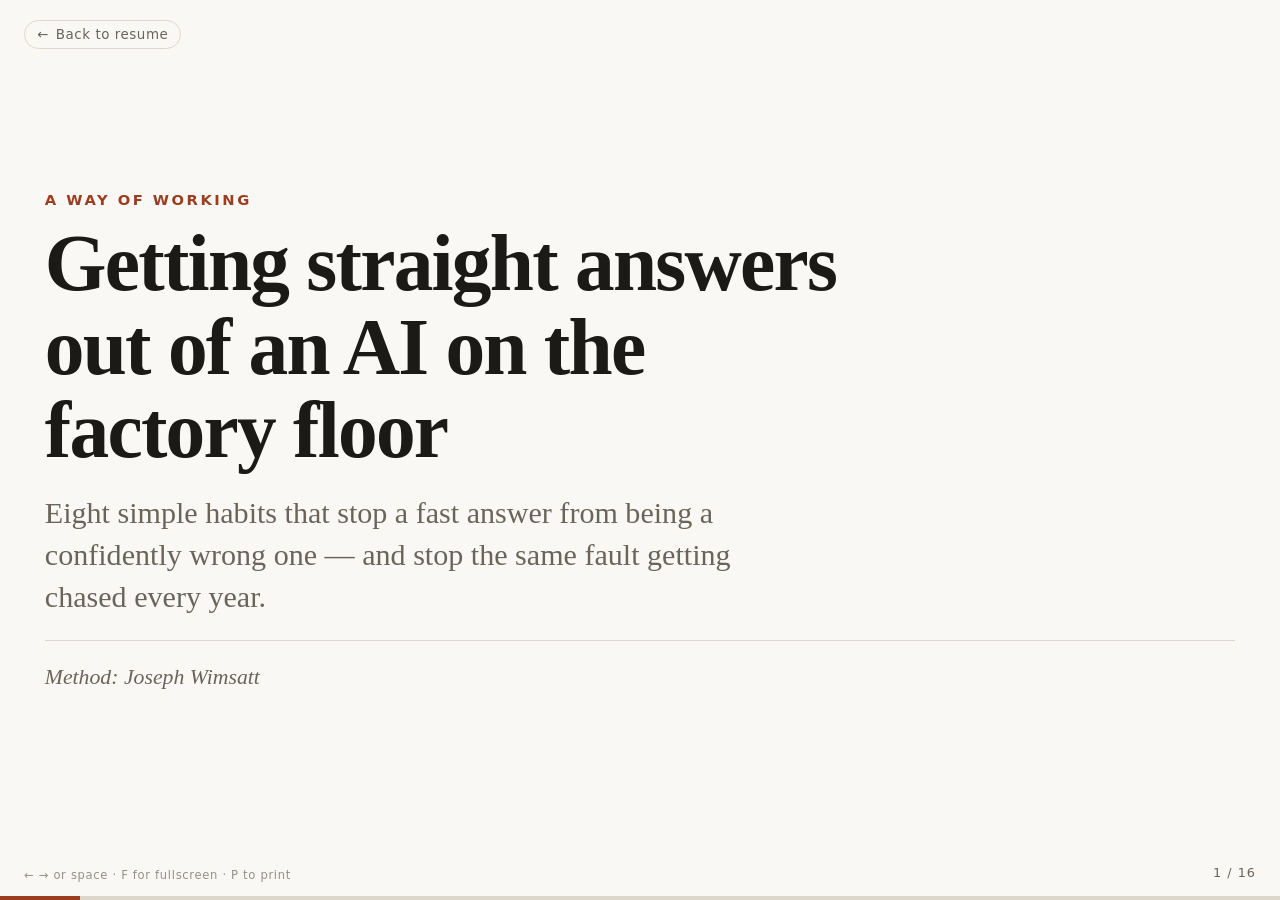
<file: presentations/METHODOLOGY_DECK_PLAIN.html>
<!DOCTYPE html>
<html lang="en">
<head>
<meta charset="utf-8">
<meta name="viewport" content="width=device-width, initial-scale=1">
<title>Straight Answers Out of an AI on the Factory Floor — J. Wimsatt</title>
<style>
  :root{
    --paper:#faf8f4; --ink:#1c1a17; --muted:#6b645b; --rule:#ddd6cb;
    --accent:#9c3d1f; --accent2:#1f5673; --code:#f0ece4;
  }
  @media (prefers-color-scheme: dark){
    :root{ --paper:#16181b; --ink:#eceae6; --muted:#9aa0a6; --rule:#33383d;
           --accent:#e08a5f; --accent2:#7fb3d3; --code:#1e2126; }
  }
  *{box-sizing:border-box}
  html,body{margin:0;padding:0;min-height:100%;-webkit-text-size-adjust:100%}
  body{-webkit-tap-highlight-color:transparent}
  body{
    background:var(--paper); color:var(--ink);
    font:400 18px/1.5 "Iowan Old Style","Palatino Linotype",Palatino,Georgia,serif;
    -webkit-font-smoothing:antialiased;
  }
  .deck{min-height:100vh;min-height:100dvh;display:flex;justify-content:center;
    padding:3vh 3.5vw;overflow-y:auto;-webkit-overflow-scrolling:touch}
  .slide{display:none;width:100%;max-width:1680px}
  .slide.on{display:block;margin:auto;animation:in .28s ease}
  @keyframes in{from{opacity:0;transform:translateY(8px)}to{opacity:1;transform:none}}

  .eyebrow{font:600 clamp(12px,1.15vw,17px)/1 ui-sans-serif,system-ui,sans-serif;
    letter-spacing:.17em;text-transform:uppercase;color:var(--accent);margin:0 0 clamp(14px,1.6vh,26px)}
  h1{font-size:clamp(40px,6.2vw,92px);line-height:1.05;margin:0 0 clamp(16px,2.2vh,32px);
    letter-spacing:-.022em;font-weight:600;max-width:min(20ch,100%)}
  h2{font-size:clamp(32px,4.8vw,70px);line-height:1.1;margin:0 0 clamp(16px,2.2vh,30px);
    letter-spacing:-.018em;font-weight:600;max-width:min(22ch,100%)}
  .sub{font-size:clamp(19px,2.35vw,34px);color:var(--muted);margin:0 0 12px;
    line-height:1.4;max-width:min(48ch,100%)}
  p{font-size:clamp(18px,2.1vw,30px);margin:0 0 clamp(12px,1.5vh,22px);
    max-width:min(58ch,100%);line-height:1.45}
  .lead{font-size:clamp(22px,2.85vw,40px);line-height:1.32;max-width:min(46ch,100%)}
  strong{font-weight:600}
  em.k{font-style:normal;color:var(--accent);font-weight:600}
  .big{font-size:clamp(26px,3.7vw,52px);line-height:1.22;font-weight:600;
    letter-spacing:-.014em;max-width:min(26ch,100%);margin:0 0 clamp(12px,1.5vh,22px)}

  ul{margin:0 0 clamp(12px,1.5vh,22px);padding-left:0;list-style:none;max-width:min(60ch,100%)}
  li{position:relative;padding-left:clamp(22px,1.5vw,34px);margin-bottom:clamp(9px,1.2vh,18px);
    font-size:clamp(18px,2.05vw,29px);line-height:1.4}
  li:before{content:"";position:absolute;left:2px;top:.6em;width:clamp(7px,.55vw,11px);
    height:clamp(7px,.55vw,11px);border-radius:50%;background:var(--accent)}
  ol{margin:0 0 clamp(12px,1.5vh,22px);padding-left:clamp(24px,1.8vw,40px);max-width:min(60ch,100%)}
  ol li{padding-left:6px}
  ol li:before{display:none}

  pre{background:var(--code);border-left:4px solid var(--accent2);border-radius:0 7px 7px 0;
    padding:clamp(14px,1.6vw,26px) clamp(16px,1.8vw,30px);overflow:auto;
    margin:0 0 clamp(14px,1.7vh,24px);
    font:400 clamp(13px,1.55vw,23px)/1.6 ui-monospace,"SF Mono",Menlo,Consolas,monospace;
    color:var(--ink)}
  code{font:400 .92em/1 ui-monospace,"SF Mono",Menlo,Consolas,monospace;
    background:var(--code);padding:1px 6px;border-radius:3px}

  .two{display:grid;grid-template-columns:1fr 1fr;gap:clamp(18px,2vw,38px);
    max-width:min(112ch,100%)}
  @media(max-width:820px){.two{grid-template-columns:1fr}}
  .card{border:1px solid var(--rule);border-radius:9px;padding:clamp(16px,1.7vw,28px) clamp(18px,1.9vw,32px)}
  .card h3{margin:0 0 clamp(8px,1vh,14px);font:600 clamp(12px,1.1vw,17px)/1 ui-sans-serif,system-ui,sans-serif;
    letter-spacing:.14em;text-transform:uppercase;color:var(--accent2)}
  .card p{font-size:clamp(17px,1.9vw,26px);margin:0;max-width:100%}
  .card.bad h3{color:var(--muted)}

  .rule{height:1px;background:var(--rule);margin:clamp(18px,2.4vh,36px) 0;border:0}
  .note{font-size:clamp(15px,1.7vw,23px);color:var(--muted);max-width:min(58ch,100%);
    font-style:italic;line-height:1.42}

  table{border-collapse:collapse;width:100%;max-width:min(84ch,100%);
    margin:0 0 clamp(12px,1.5vh,22px)}
  td,th{border-bottom:1px solid var(--rule);padding:clamp(8px,1vh,15px) clamp(10px,1.1vw,20px) clamp(8px,1vh,15px) 0;
    text-align:left;font-size:clamp(16px,1.85vw,26px);vertical-align:top;line-height:1.38}
  th{font:600 clamp(11px,1.05vw,16px)/1 ui-sans-serif,system-ui,sans-serif;letter-spacing:.11em;
    text-transform:uppercase;color:var(--muted)}

  .back{position:fixed;left:24px;top:20px;z-index:10;
    font:500 clamp(12px,1.05vw,16px)/1 ui-sans-serif,system-ui,sans-serif;
    letter-spacing:.04em;color:var(--muted);text-decoration:none;
    padding:7px 12px;border:1px solid var(--rule);border-radius:999px;
    background:var(--paper);transition:color .15s,border-color .15s}
  .back:hover{color:var(--accent);border-color:var(--accent)}
  .back span{margin-right:7px}
  @media(max-width:640px){.back{left:12px;top:12px;padding:6px 10px}}
  .tscroll{max-width:min(84ch,100%);overflow-x:auto;-webkit-overflow-scrolling:touch;
    margin:0 0 clamp(12px,1.5vh,22px)}
  .tscroll,pre{background-image:linear-gradient(to left,var(--paper),transparent 26px);
    background-repeat:no-repeat;background-position:right;background-size:26px 100%;
    background-attachment:local}
  .tscroll table{margin-bottom:0}
  .bar{position:fixed;left:0;right:0;bottom:0;height:4px;background:var(--rule)}
  .bar i{display:block;height:100%;background:var(--accent);transition:width .28s ease}
  .num{position:fixed;right:24px;bottom:20px;font:500 clamp(11px,1vw,15px)/1 ui-sans-serif,system-ui,sans-serif;
    color:var(--muted);letter-spacing:.08em}
  .hint{position:fixed;left:24px;bottom:18px;font:400 clamp(10px,.9vw,13px)/1 ui-sans-serif,system-ui,sans-serif;
    color:var(--muted);letter-spacing:.06em;opacity:.7}
  @media(max-width:640px){
    .deck{padding:56px 18px 30px}
    h1{font-size:31px;max-width:100%}
    h2{font-size:27px;max-width:100%}
    .lead{font-size:19px;max-width:100%}
    p,li{font-size:16.5px;max-width:100%}
    .big{font-size:21px;max-width:100%}
    .sub{font-size:17px;max-width:100%}
    .note{font-size:14px;max-width:100%}
    pre{font-size:11.5px;padding:12px 13px}
    .two{grid-template-columns:1fr;gap:14px}
    .card p{font-size:15.5px}
    .tscroll table{min-width:412px}
    td,th{font-size:14.5px;padding:7px 10px 7px 0}
    .rule{margin:14px 0}
    .hint{font-size:11px;left:50%;transform:translateX(-50%);text-align:center}
    .num{right:14px;bottom:16px}
  }
  @media print{
    .slide{display:block!important;page-break-after:always;padding:40px 0}
    .bar,.num,.hint,.back{display:none}
    .deck{height:auto;display:block}
  }
</style>
</head>
<body>
<a class="back" href="https://wimsattwriter-creator.github.io/myweb/resume-tesla.html" target="_blank" rel="noopener"><span>&larr;</span>Back to resume</a>
<div class="deck" id="deck">
<section class="slide on">
<p class="eyebrow">A way of working</p>
<h1>Getting straight answers out of an AI on the factory floor</h1>
<p class="sub">Eight simple habits that stop a fast answer from being a
confidently wrong one &mdash; and stop the same fault getting chased every year.</p>
<hr class="rule">
<p class="note">Method: Joseph Wimsatt</p>
</section>
<section class="slide">
<p class="eyebrow">What goes wrong</p>
<h2>It isn't bad maths.</h2>
<p class="lead">The AI will do the sums perfectly &mdash; and answer a question
nobody asked.</p>
<p>It will use a number nobody checked. And it will tell you something failed
without saying <em class="k">what</em> failed.</p>
<p>On a line, that costs you a shift.</p>
<hr class="rule">
<p class="note">None of this is about making the AI smarter. It is about what
gets written down, and in what order.</p>
</section>
<section class="slide">
<p class="eyebrow">The one idea</p>
<h2>You can't fix a blind spot by saying &ldquo;be careful.&rdquo;</h2>
<p class="lead">When a number is sitting right there and looks like the right
one, using it feels like <em class="k">reading it off</em> &mdash; not
<em class="k">choosing it</em>.</p>
<p>Nothing feels like a decision. So &ldquo;be careful&rdquo; has nothing to grab
onto.</p>
<hr class="rule">
<p class="big">Instead, make it write down what it left out.</p>
</section>
<section class="slide">
<p class="eyebrow">Habit 1</p>
<h2>Write down the question first</h2>
<p><strong>&ldquo;Downtime is up 12%.&rdquo;</strong> Up in <em>minutes lost</em>,
or in <em>number of stops</em>?</p>
<div class="two">
  <div class="card"><h3>Minutes up, stops the same</h3>
  <p>One long breakdown. That's maintenance.</p></div>
  <div class="card"><h3>Stops up, minutes the same</h3>
  <p>Lots of little stops. Jams, feeds, a sticky sensor. Different problem,
  different team.</p></div>
</div>
<hr class="rule">
<p class="big">Same numbers. Opposite answers.</p>
</section>
<section class="slide">
<p class="eyebrow">Habit 1, in practice</p>
<h2>Count it the other way too</h2>
<pre>THE QUESTION      why did Station 4 start rejecting
                  more this week?

WHAT I'M COUNTING rejects per 1,000 parts, per shift

WHAT I'M NOT      rejects per hour. The line slowed 20%
COUNTING          this week, so per hour would have
                  hidden it.

COUNTED IT        per hour is flat.
ANYWAY            per 1,000 parts is 4x worse.</pre>
<p class="big">The two ways disagreed. That disagreement was the answer.</p>
<p class="note">One extra query. You don't need to know the process to do it.</p>
</section>
<section class="slide">
<p class="eyebrow">Habit 2</p>
<h2>Ask where every number came from</h2>
<div class="tscroll"><table>
  <tr><th>Where it came from</th><th>What that means</th></tr>
  <tr><td><strong>Straight off the machine</strong></td>
      <td>A reading with a time stamp on it. Trust it.</td></tr>
  <tr><td><strong>Averaged out</strong></td>
      <td>A one-minute average of something that moves ten times a second. It is
      hiding the spike that caused the fault.</td></tr>
  <tr><td><strong>Somebody typed it in</strong></td>
      <td>Downtime reason codes. The spec sheet's &ldquo;should be&rdquo; cycle
      time. Figures copied from a good week last year.</td></tr>
</table></div>
<p class="note">Reason codes get treated as data. They are a person under
pressure clicking the first thing in the dropdown so they can get running again.</p>
</section>
<section class="slide">
<p class="eyebrow">Habit 3</p>
<h2>Check the good one too</h2>
<ul>
  <li>Before you decide <strong>Line 3</strong> has a problem, run exactly the
  same check on <strong>Line 2</strong>. If Line 2 looks bad as well, the problem
  is your sensor or your report &mdash; not Line 3.</li>
  <li>Before you blame the <strong>new supplier</strong>, check the
  <strong>old supplier's</strong> deliveries the same way. Very often they look
  just as bad, and nobody ever looked.</li>
</ul>
<hr class="rule">
<p class="big">Anything that hunts for problems will find them wherever you point
it.</p>
<p class="note">So point it at the one you think is fine, too. Same check, same
depth, same day.</p>
</section>
<section class="slide">
<p class="eyebrow">Habit 4</p>
<h2>Say what failed</h2>
<p class="lead">&ldquo;The check failed&rdquo; can mean four different things
&mdash; and they go to four different people.</p>
<ul>
  <li>The <strong>part</strong> failed.</li>
  <li>The <strong>test</strong> failed.</li>
  <li>The <strong>test machine</strong> failed.</li>
  <li>The <strong>data never came through</strong>.</li>
</ul>
<hr class="rule">
<p class="big">&ldquo;Station 4's torque check rejected 8 in 100, against 2 in
100 normally, over three shifts.&rdquo;</p>
<p class="note">One sentence. One owner. A vague alert burns a shift.</p>
</section>
<section class="slide">
<p class="eyebrow">Habit 5</p>
<h2>Let it count. Don't let it decide.</h2>
<div class="two">
  <div class="card"><h3>It can tell you</h3>
  <p>&ldquo;The reading was out of range for 90 readings in a row.&rdquo;</p>
  <p style="margin-top:12px">&ldquo;These two time stamps are 4.2 seconds
  apart.&rdquo;</p>
  <p style="margin-top:12px">Facts. You can go and check them.</p></div>
  <div class="card bad"><h3>It must not tell you</h3>
  <p>&ldquo;The bearing is going.&rdquo;</p>
  <p style="margin-top:12px">&ldquo;It'll be fine until Friday.&rdquo;</p>
  <p style="margin-top:12px">&ldquo;It's the servo drive.&rdquo;</p></div>
</div>
<hr class="rule">
<p class="big">Could it be wrong if there's a cause nobody thought of?</p>
<p class="note">Then it's your call. Not the computer's. You're the one who signs
for it.</p>
</section>
<section class="slide">
<p class="eyebrow">Habit 6</p>
<h2>Keep a ruled-out list</h2>
<p>One per machine. Everything you've already checked, kept for good:</p>
<div class="tscroll"><table>
  <tr><th>We ruled out</th><th>By how much</th><th>Look again if</th></tr>
  <tr><td>air pressure</td><td>6.2 bar, needs 5.5 &mdash; 13% spare</td>
      <td>the compressor runs over 80%</td></tr>
  <tr><td>servo tuning</td><td>swapped the drive, fault back in 4 hours</td>
      <td>&mdash;</td></tr>
  <tr><td>temperature</td><td>happens at 18&deg;C and at 31&deg;C</td>
      <td><strong>we never measured humidity</strong></td></tr>
</table></div>
<p class="note">That last line is the whole point. Just writing &ldquo;ruled out
temperature&rdquo; would have thrown away the fact that nobody checked humidity.
The next person starts on line four instead of line one.</p>
</section>
<section class="slide">
<p class="eyebrow">Habit 7</p>
<h2>Write it down as a question</h2>
<p class="lead">A maintenance log is a diary. &ldquo;11 March: swapped sensor,
ran fine.&rdquo; Nobody will ever find that again.</p>
<pre>QUESTION  why does Station 7 trip on the first cycle
          after a cold start?

ANSWER    water in the air line. Clears once it warms up.

STATUS    sorted -- held up over three winters

WHERE     work order 4412</pre>
<p class="big">Now the one bloke who knows can retire, and the knowledge stays.</p>
</section>
<section class="slide">
<p class="eyebrow">Habit 8</p>
<h2>Put it on the form</h2>
<p class="lead">Anything that relies on somebody <em class="k">remembering</em>
will get skipped at 3am with the line down.</p>
<hr class="rule">
<p>So put it on the form. Two boxes it won't submit without:</p>
<pre>WHAT I CHECKED FIRST
  looked at the ruled-out list for this machine.
  Nothing there. This is a new one.

WHERE MY NUMBERS CAME FROM
  torque readings straight off the machine.
  Reason codes ignored.</pre>
<p class="big">A rule asks. An empty box shows.</p>
</section>
<section class="slide">
<p class="eyebrow">All eight, one fault</p>
<h2>What it looks like written out</h2>
<pre>THE QUESTION  rejects per 1,000 parts. NOT per hour --
              and I counted per hour anyway: flat.
              Per 1,000 parts: 4x worse.

MY NUMBERS    torque readings   straight off the machine
              reject flag       straight off the tester
              reason codes      typed in - not used
              temperature       15-minute average, but the
                                cycle is 8 seconds, so it
                                can't tell me anything

CHECKED THE   same query on Station 5: normal.
GOOD ONE      so it is Station 4, not the report.

WHAT I SAY    "Station 4 rejects are 4x worse per part,
              over three shifts."
              NOT "the torque gun is failing" -- that's
              a call for the engineer.

WRITTEN DOWN  added to the ruled-out list, with by-how-much
              and what-would-make-us-look-again.
              Logged as a question.</pre>
</section>
<section class="slide">
<p class="eyebrow">Being realistic</p>
<h2>With the line down, you only do two of them</h2>
<div class="two">
  <div class="card"><h3>While it's stopped</h3>
  <p><strong>Say what failed.</strong></p>
  <p style="margin-top:10px"><strong>Say what you're not counting.</strong></p>
  <p style="margin-top:10px">One sentence each. That's all.</p></div>
  <div class="card"><h3>Once it's running again</h3>
  <p>Where the numbers came from.</p>
  <p style="margin-top:10px">Add to the ruled-out list.</p>
  <p style="margin-top:10px">Write it up as a question.</p></div>
</div>
<hr class="rule">
<p class="note">Anyone who tells you to do all eight with the line stopped has
never stood next to a stopped line.</p>
</section>
<section class="slide">
<p class="eyebrow">Why it's worth more here</p>
<h2>A lab asks once. A factory asks forever.</h2>
<p class="lead">In research you usually ask a question once and move on. On a
line, the same fault comes back &mdash; and gets chased again by whoever's on
shift.</p>
<p>Every time, they check the same five things. Because last time,
&ldquo;we ruled that out&rdquo; got said out loud and never written down
properly.</p>
<hr class="rule">
<p class="big">The ruled-out list and the question log are worth more on a
factory floor than in a laboratory.</p>
</section>
<section class="slide">
<p class="eyebrow">The point</p>
<h2>Two different jobs. Keep them apart.</h2>
<p class="lead">The AI is very good at counting, spotting patterns and
remembering things.</p>
<p>And it is most sure of itself exactly where somebody made a choice without
noticing they'd made one.</p>
<hr class="rule">
<p class="big">Your judgement and its counting are two different jobs. All of
this is just about keeping them apart.</p>
</section>
</div>
<div class="bar"><i id="bar"></i></div>
<div class="num" id="num"></div>
<div class="hint" id="hint">&larr; &rarr; or space &middot; F for fullscreen &middot; P to print</div>
<script>
  const s=[...document.querySelectorAll('.slide')];let i=0;
  const bar=document.getElementById('bar'),num=document.getElementById('num');
  function go(n){
    i=Math.max(0,Math.min(s.length-1,n));
    s.forEach((el,k)=>el.classList.toggle('on',k===i));
    bar.style.width=((i+1)/s.length*100)+'%';
    num.textContent=(i+1)+' / '+s.length;
    location.hash=i+1;
  }
  document.addEventListener('keydown',e=>{
    if(['ArrowRight','ArrowDown',' ','PageDown'].includes(e.key)){e.preventDefault();go(i+1)}
    else if(['ArrowLeft','ArrowUp','PageUp'].includes(e.key)){e.preventDefault();go(i-1)}
    else if(e.key==='Home')go(0); else if(e.key==='End')go(s.length-1);
    else if(e.key.toLowerCase()==='f'){document.fullscreenElement?document.exitFullscreen():document.documentElement.requestFullscreen()}
    else if(e.key.toLowerCase()==='p'){window.print()}
  });
  const deck=document.getElementById('deck');
  const touch=window.matchMedia('(hover:none)').matches;
  deck.addEventListener('click',e=>{
    if(e.target.closest('a')) return;            // let links be links
    if(moved) return;                            // that was a swipe/scroll
    if(touch){ go(i+1); return; }                // no back-zone on touch
    go(e.clientX < window.innerWidth*0.28 ? i-1 : i+1);
  });
  let x0=null,y0=null,moved=false,lockSwipe=false;
  function inScroller(el){
    for(let n=el; n && n!==deck; n=n.parentElement){
      if(n.scrollWidth > n.clientWidth+1) return true;   // it scrolls sideways itself
    }
    return false;
  }
  deck.addEventListener('touchstart',e=>{
    const t=e.changedTouches[0]; x0=t.clientX; y0=t.clientY; moved=false;
    lockSwipe=inScroller(e.target);
  },{passive:true});
  deck.addEventListener('touchend',e=>{
    if(x0===null) return;
    const t=e.changedTouches[0], dx=t.clientX-x0, dy=t.clientY-y0;
    if(lockSwipe){ moved=true; }                 // they were scrolling content
    else if(Math.abs(dx)>45 && Math.abs(dx)>Math.abs(dy)*1.5){ moved=true; go(dx<0?i+1:i-1); }
    else if(Math.abs(dy)>14){ moved=true; }      // vertical = reading, not navigating
    x0=y0=null;
  },{passive:true});
  if(touch) document.getElementById('hint').textContent='swipe or tap to advance';
  go(location.hash? parseInt(location.hash.slice(1))-1 : 0);
</script>
</body>
</html>
</file>
